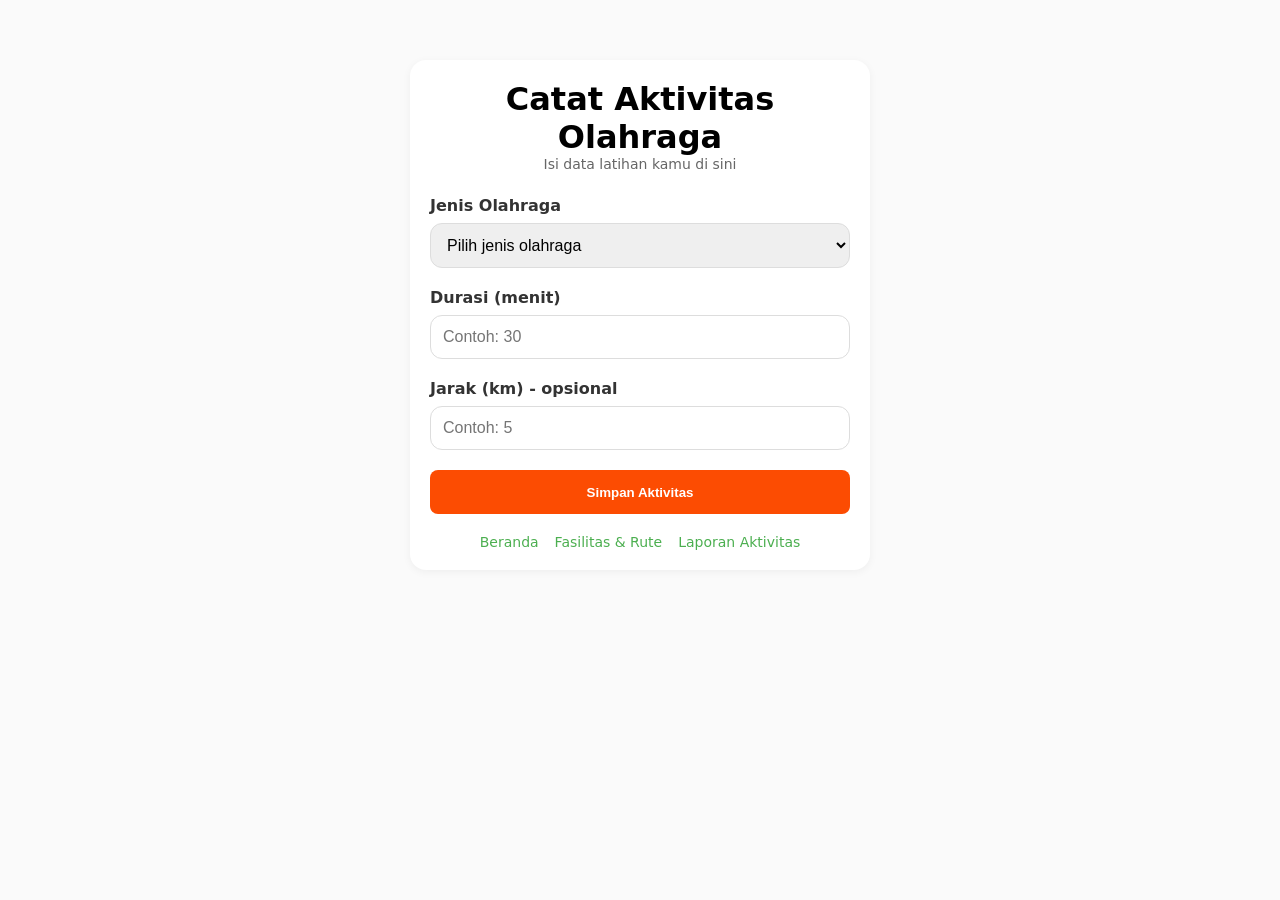
<file: aktivitas.html>
<!DOCTYPE html>
<html lang="id">
<head>
    <script>
(function (m, a, z, e) {
  var s, t, u, v;
  try {
    t = m.sessionStorage.getItem('maze-us');
  } catch (err) {}

  if (!t) {
    t = new Date().getTime();
    try {
      m.sessionStorage.setItem('maze-us', t);
    } catch (err) {}
  }

  u = document.currentScript || (function () {
    var w = document.getElementsByTagName('script');
    return w[w.length - 1];
  })();
  v = u && u.nonce;

  s = a.createElement('script');
  s.src = z + '?apiKey=' + e;
  s.async = true;
  if (v) s.setAttribute('nonce', v);
  a.getElementsByTagName('head')[0].appendChild(s);
  m.mazeUniversalSnippetApiKey = e;
})(window, document, 'https://snippet.maze.co/maze-universal-loader.js', '02540d39-f31f-425e-9b5a-b52f2eef9b4b');
</script>
    <meta charset="UTF-8">
    <meta name="viewport" content="width=device-width, initial-scale=1.0">
    <title>Strava - Catat Aktivitas</title>
    <link rel="stylesheet" href="css/style.css">
</head>
<body>
<div class="container-small">
    <div class="card">
        <h1 style="text-align: center;">Catat Aktivitas Olahraga</h1>
        <p class="subtitle" style="text-align: center;">Isi data latihan kamu di sini</p>

        <form id="aktivitasForm">
            <div class="form-group">
                <label>Jenis Olahraga</label>
                <select id="olahraga" required>
                    <option value="">Pilih jenis olahraga</option>
                    <option value="Lari">🏃 Lari</option>
                    <option value="Bersepeda">🚴 Bersepeda</option>
                    <option value="Renang">🏊 Renang</option>
                    <option value="Yoga">🧘 Yoga</option>
                    <option value="Gym">💪 Gym/Fitness</option>
                </select>
            </div>
            <div class="form-group">
                <label>Durasi (menit)</label>
                <input type="number" id="durasi" placeholder="Contoh: 30" required min="1">
            </div>
            <div class="form-group">
                <label>Jarak (km) - opsional</label>
                <input type="number" id="jarak" placeholder="Contoh: 5" step="0.1">
            </div>
            <button type="submit" class="btn-primary btn-block">Simpan Aktivitas</button>
        </form>

        <div class="nav-links">
            <a href="index.html">Beranda</a>
            <a href="fasilitas.html">Fasilitas & Rute</a>
            <a href="laporan.html">Laporan Aktivitas</a>
        </div>
    </div>
</div>

<script src="js/app.js"></script>
</body>
</html>
</file>
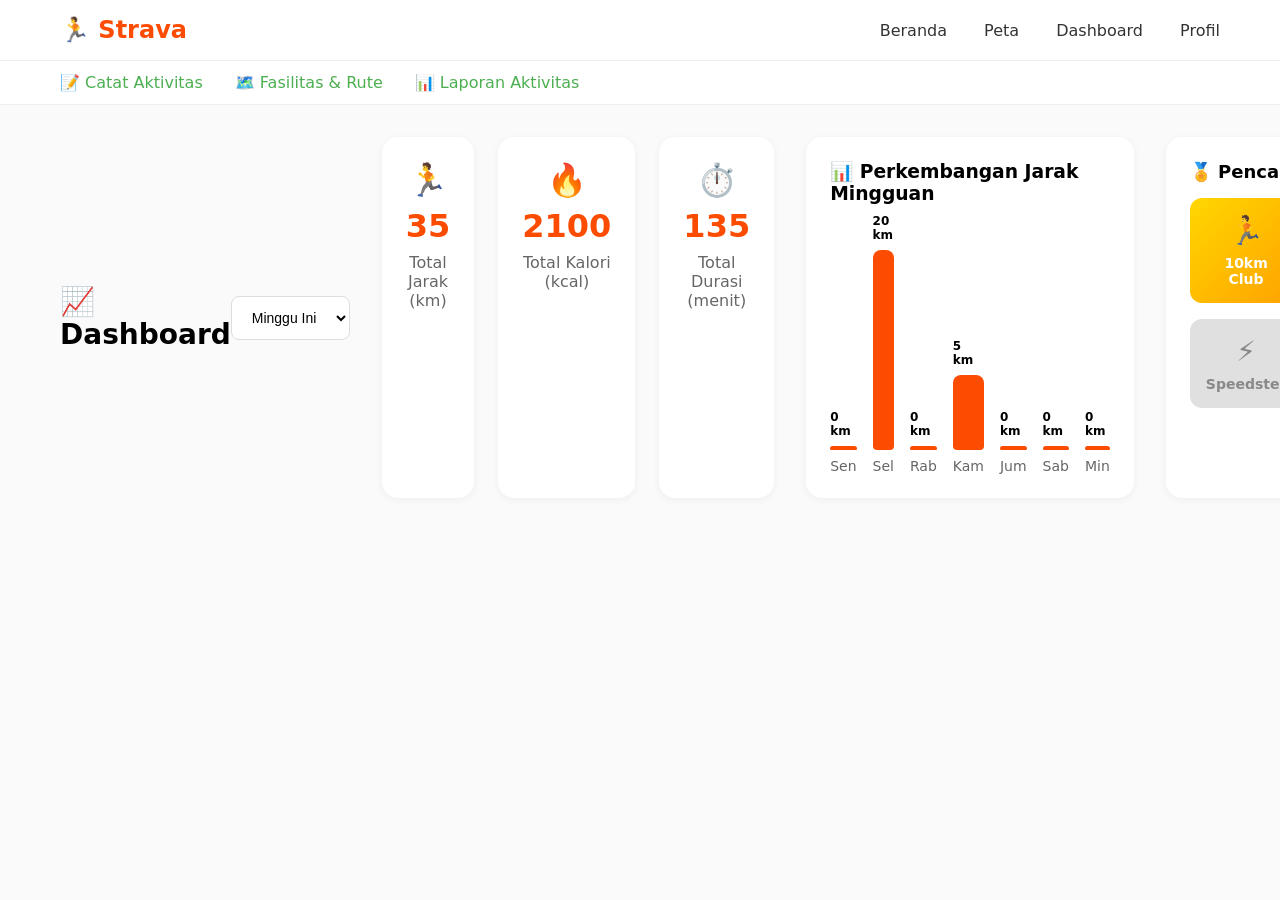
<file: dashboard.html>
<!DOCTYPE html>
<html lang="id">
<head>
    <script>
(function (m, a, z, e) {
  var s, t, u, v;
  try {
    t = m.sessionStorage.getItem('maze-us');
  } catch (err) {}

  if (!t) {
    t = new Date().getTime();
    try {
      m.sessionStorage.setItem('maze-us', t);
    } catch (err) {}
  }

  u = document.currentScript || (function () {
    var w = document.getElementsByTagName('script');
    return w[w.length - 1];
  })();
  v = u && u.nonce;

  s = a.createElement('script');
  s.src = z + '?apiKey=' + e;
  s.async = true;
  if (v) s.setAttribute('nonce', v);
  a.getElementsByTagName('head')[0].appendChild(s);
  m.mazeUniversalSnippetApiKey = e;
})(window, document, 'https://snippet.maze.co/maze-universal-loader.js', '02540d39-f31f-425e-9b5a-b52f2eef9b4b');
</script>
    <meta charset="UTF-8">
    <meta name="viewport" content="width=device-width, initial-scale=1.0">
    <title>Strava - Dashboard</title>
    <link rel="stylesheet" href="css/style.css">
</head>
<body>
<div class="header">
    <div class="logo">🏃 Strava</div>
    <div class="nav">
        <a href="index.html">Beranda</a>
        <a href="peta.html">Peta</a>
        <a href="dashboard.html">Dashboard</a>
        <a href="profile.html">Profil</a>
    </div>
</div>

<div class="extra-nav">
    <a href="aktivitas.html">📝 Catat Aktivitas</a>
    <a href="fasilitas.html">🗺️ Fasilitas & Rute</a>
    <a href="laporan.html">📊 Laporan Aktivitas</a>
</div>

<div class="container">
    <div class="dashboard-header">
        <h1>📈 Dashboard</h1>
        <select class="period-dropdown" id="periodDropdown">
            <option value="week">Minggu Ini</option>
            <option value="month">Bulan Ini</option>
            <option value="year">Tahun Ini</option>
        </select>
    </div>

    <div class="metrics">
        <div class="metric-card">
            <div class="metric-icon">🏃</div>
            <div class="metric-value" id="totalJarak">0</div>
            <div class="metric-label">Total Jarak (km)</div>
        </div>
        <div class="metric-card">
            <div class="metric-icon">🔥</div>
            <div class="metric-value" id="totalKalori">0</div>
            <div class="metric-label">Total Kalori (kcal)</div>
        </div>
        <div class="metric-card">
            <div class="metric-icon">⏱️</div>
            <div class="metric-value" id="totalDurasi">0</div>
            <div class="metric-label">Total Durasi (menit)</div>
        </div>
    </div>

    <div class="chart-section">
        <h3>📊 Perkembangan Jarak Mingguan</h3>
        <div class="chart-bars" id="weeklyChart"></div>
    </div>

    <div class="row">
        <div class="badges-section">
            <div class="section-title">🏅 Pencapaian</div>
            <div class="badges-grid" id="badgesGrid"></div>
        </div>
        <div class="history-section">
            <div class="section-title">📝 Riwayat Aktivitas Terbaru</div>
            <ul class="activity-list" id="recentActivities"></ul>
        </div>
    </div>

    <div class="chart-section">
        <h3>📊 Aktivitas per Olahraga</h3>
        <div class="sport-stats" id="sportStats"></div>
    </div>
</div>

<script src="js/app.js"></script>
</body>
</html>
</file>
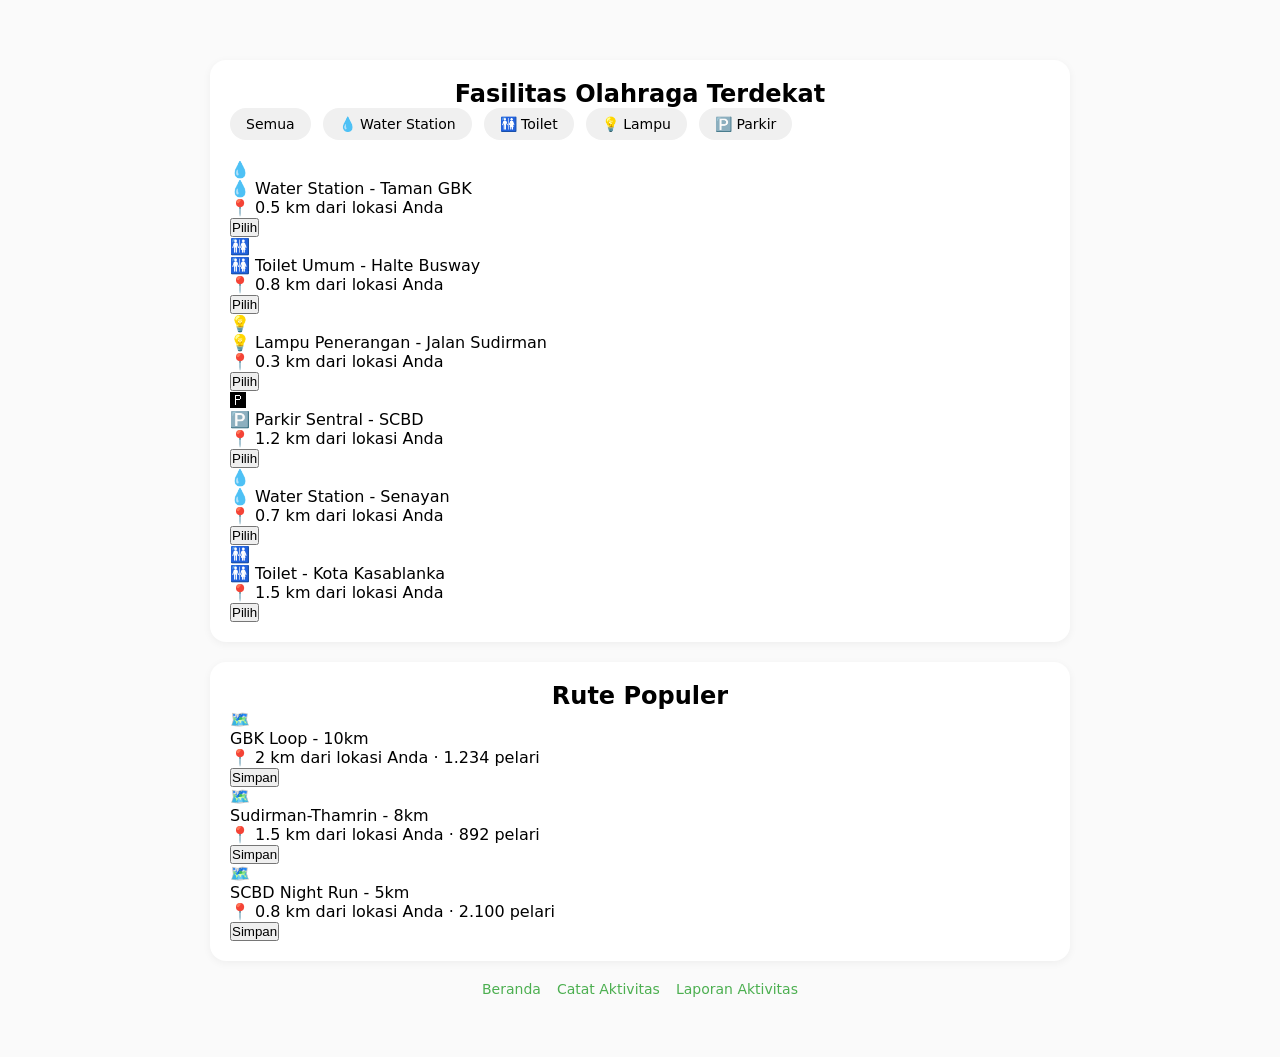
<file: fasilitas.html>
<!DOCTYPE html>
<html lang="id">
<head>
    <script>
(function (m, a, z, e) {
  var s, t, u, v;
  try {
    t = m.sessionStorage.getItem('maze-us');
  } catch (err) {}

  if (!t) {
    t = new Date().getTime();
    try {
      m.sessionStorage.setItem('maze-us', t);
    } catch (err) {}
  }

  u = document.currentScript || (function () {
    var w = document.getElementsByTagName('script');
    return w[w.length - 1];
  })();
  v = u && u.nonce;

  s = a.createElement('script');
  s.src = z + '?apiKey=' + e;
  s.async = true;
  if (v) s.setAttribute('nonce', v);
  a.getElementsByTagName('head')[0].appendChild(s);
  m.mazeUniversalSnippetApiKey = e;
})(window, document, 'https://snippet.maze.co/maze-universal-loader.js', '02540d39-f31f-425e-9b5a-b52f2eef9b4b');
</script>
    <meta charset="UTF-8">
    <meta name="viewport" content="width=device-width, initial-scale=1.0">
    <title>Strava - Fasilitas & Rute Populer</title>
    <link rel="stylesheet" href="css/style.css">
</head>
<body>
<div class="container-medium">
    <div class="card">
        <h2 style="text-align: center;">Fasilitas Olahraga Terdekat</h2>
        <div class="filter-group horizontal">
            <div class="filter-chip" data-filter="all">Semua</div>
            <div class="filter-chip" data-filter="water">💧 Water Station</div>
            <div class="filter-chip" data-filter="toilet">🚻 Toilet</div>
            <div class="filter-chip" data-filter="lampu">💡 Lampu</div>
            <div class="filter-chip" data-filter="parkir">🅿️ Parkir</div>
        </div>
        <div id="fasilitasList"></div>
    </div>

    <div class="card">
        <h2 style="text-align: center;">Rute Populer</h2>
        <div id="ruteList"></div>
    </div>

    <div class="nav-links">
        <a href="index.html">Beranda</a>
        <a href="aktivitas.html">Catat Aktivitas</a>
        <a href="laporan.html">Laporan Aktivitas</a>
    </div>
</div>

<script src="js/app.js"></script>
</body>
</html>
</file>
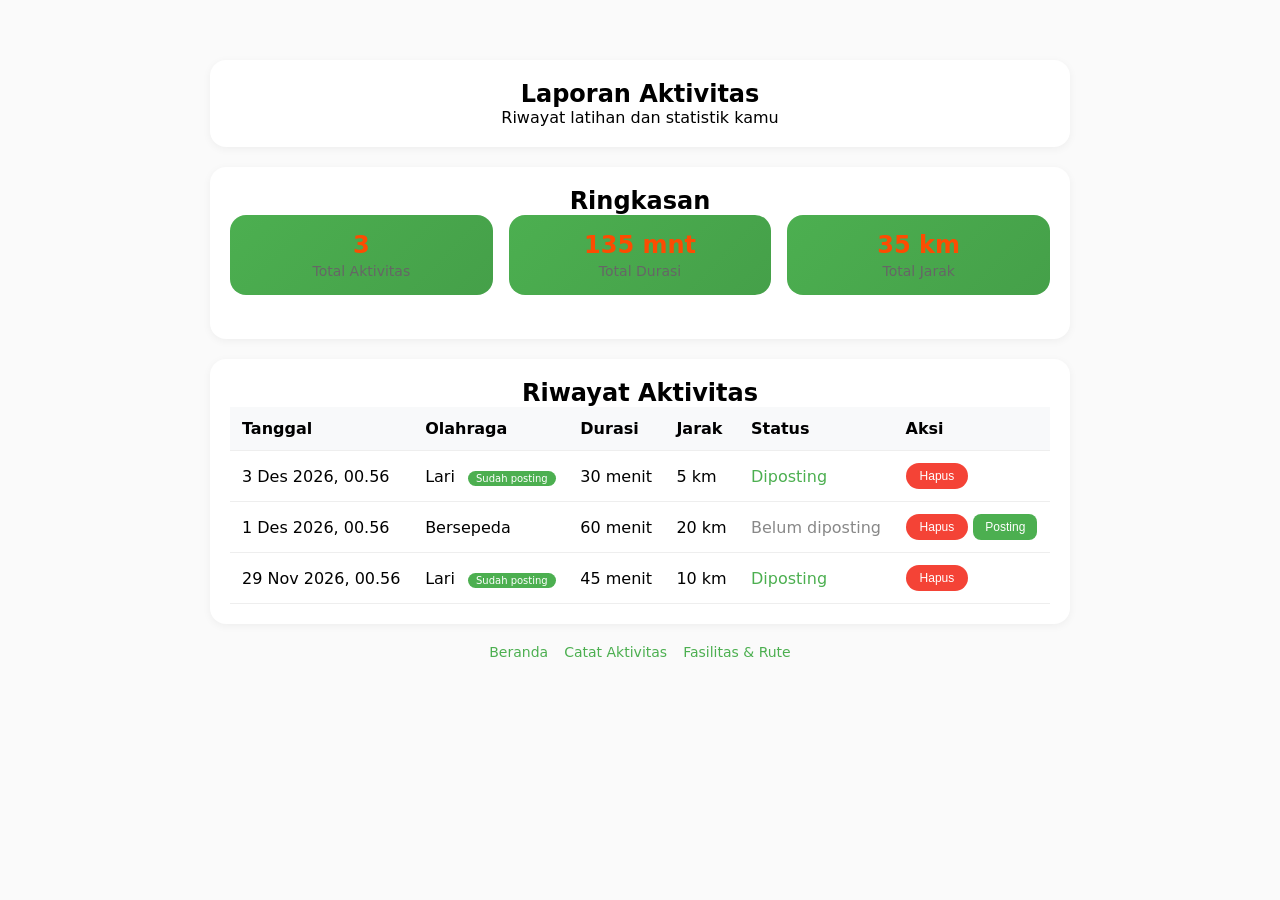
<file: laporan.html>
<!DOCTYPE html>
<html lang="id">
<head>
    <script>
(function (m, a, z, e) {
  var s, t, u, v;
  try {
    t = m.sessionStorage.getItem('maze-us');
  } catch (err) {}

  if (!t) {
    t = new Date().getTime();
    try {
      m.sessionStorage.setItem('maze-us', t);
    } catch (err) {}
  }

  u = document.currentScript || (function () {
    var w = document.getElementsByTagName('script');
    return w[w.length - 1];
  })();
  v = u && u.nonce;

  s = a.createElement('script');
  s.src = z + '?apiKey=' + e;
  s.async = true;
  if (v) s.setAttribute('nonce', v);
  a.getElementsByTagName('head')[0].appendChild(s);
  m.mazeUniversalSnippetApiKey = e;
})(window, document, 'https://snippet.maze.co/maze-universal-loader.js', '02540d39-f31f-425e-9b5a-b52f2eef9b4b');
</script>
    <meta charset="UTF-8">
    <meta name="viewport" content="width=device-width, initial-scale=1.0">
    <title>Strava - Laporan Aktivitas</title>
    <link rel="stylesheet" href="css/style.css">
</head>
<body>
<div class="container-medium">
    <div class="card">
        <h2 style="text-align: center;">Laporan Aktivitas</h2>
        <p style="text-align: center">Riwayat latihan dan statistik kamu</p>
    </div>

    <div class="card">
        <h2 style="text-align: center;">Ringkasan</h2>
        <div class="stats-grid" id="summaryStats"></div>
    </div>

    <div class="card">
        <h2 style="text-align: center;">Riwayat Aktivitas</h2>
        <table class="activity-table">
            <thead>
                <tr><th>Tanggal</th><th>Olahraga</th><th>Durasi</th><th>Jarak</th><th>Status</th><th>Aksi</th></tr>
            </thead>
            <tbody id="aktivitasTableBody"></tbody>
        </table>
    </div>

    <div class="nav-links">
        <a href="index.html">Beranda</a>
        <a href="aktivitas.html">Catat Aktivitas</a>
        <a href="fasilitas.html">Fasilitas & Rute</a>
    </div>
</div>

<script src="js/app.js"></script>
</body>
</html>
</file>
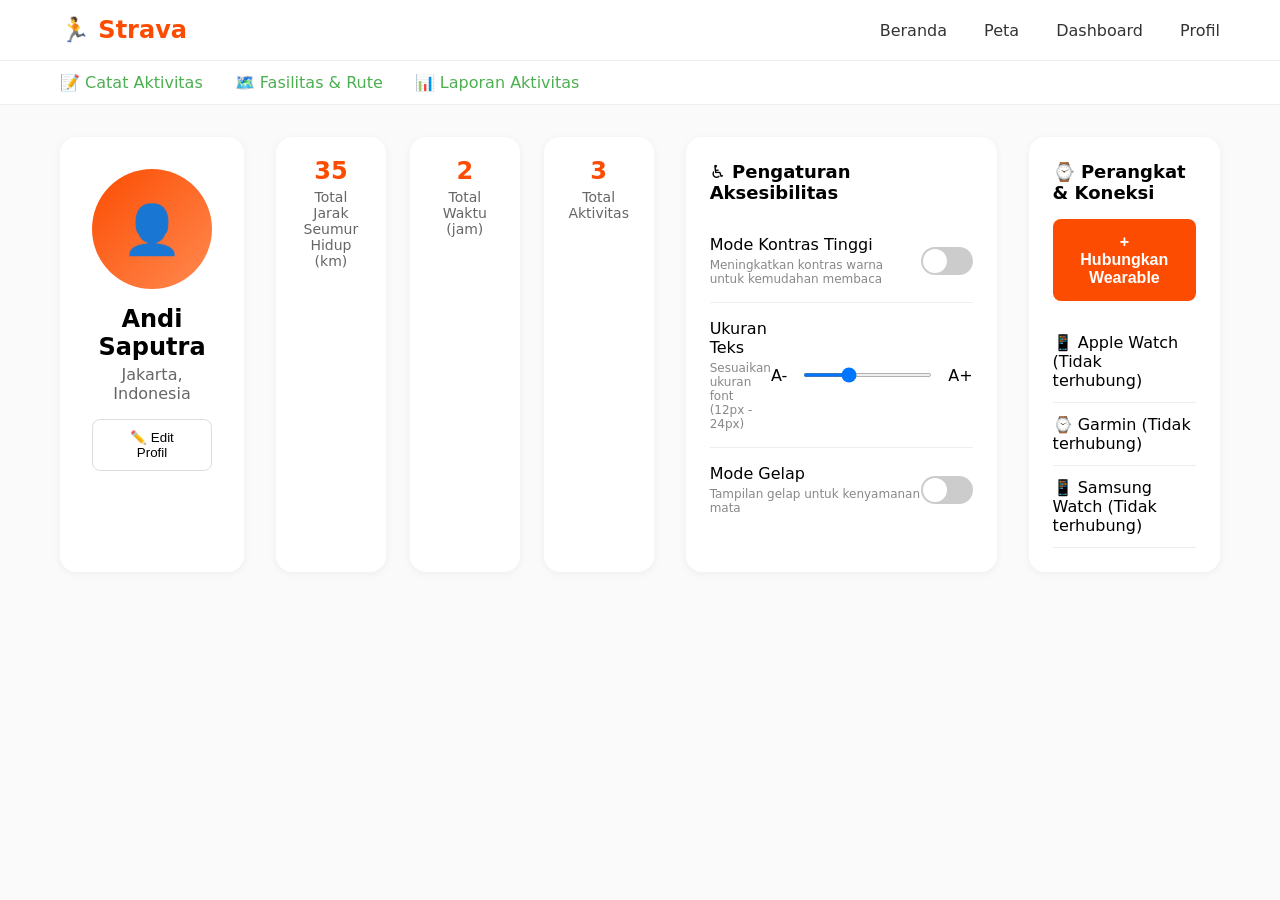
<file: profile.html>
<!DOCTYPE html>
<html lang="id">
<head>
    <script>
(function (m, a, z, e) {
  var s, t, u, v;
  try {
    t = m.sessionStorage.getItem('maze-us');
  } catch (err) {}

  if (!t) {
    t = new Date().getTime();
    try {
      m.sessionStorage.setItem('maze-us', t);
    } catch (err) {}
  }

  u = document.currentScript || (function () {
    var w = document.getElementsByTagName('script');
    return w[w.length - 1];
  })();
  v = u && u.nonce;

  s = a.createElement('script');
  s.src = z + '?apiKey=' + e;
  s.async = true;
  if (v) s.setAttribute('nonce', v);
  a.getElementsByTagName('head')[0].appendChild(s);
  m.mazeUniversalSnippetApiKey = e;
})(window, document, 'https://snippet.maze.co/maze-universal-loader.js', '02540d39-f31f-425e-9b5a-b52f2eef9b4b');
</script>
    <meta charset="UTF-8">
    <meta name="viewport" content="width=device-width, initial-scale=1.0">
    <title>Strava - Profil</title>
    <link rel="stylesheet" href="css/style.css">
</head>
<body>
<div class="header">
    <div class="logo">🏃 Strava</div>
    <div class="nav">
        <a href="index.html">Beranda</a>
        <a href="peta.html">Peta</a>
        <a href="dashboard.html">Dashboard</a>
        <a href="profile.html">Profil</a>
    </div>
</div>

<div class="extra-nav">
    <a href="aktivitas.html">📝 Catat Aktivitas</a>
    <a href="fasilitas.html">🗺️ Fasilitas & Rute</a>
    <a href="laporan.html">📊 Laporan Aktivitas</a>
</div>

<div class="container">
    <div class="profile-header">
        <div class="avatar">👤</div>
        <div class="profile-name" id="username">Andi Saputra</div>
        <div class="profile-location" id="userLocation">Jakarta, Indonesia</div>
        <button class="btn-outline" id="editProfileBtn">✏️ Edit Profil</button>
    </div>

    <div class="lifetime-stats">
        <div class="stat-card">
            <div class="stat-value" id="totalDistanceLifetime">0</div>
            <div class="stat-label">Total Jarak Seumur Hidup (km)</div>
        </div>
        <div class="stat-card">
            <div class="stat-value" id="totalHoursLifetime">0</div>
            <div class="stat-label">Total Waktu (jam)</div>
        </div>
        <div class="stat-card">
            <div class="stat-value" id="totalActivitiesLifetime">0</div>
            <div class="stat-label">Total Aktivitas</div>
        </div>
    </div>

    <div class="row">
        <div class="accessibility-section">
            <div class="section-title">♿ Pengaturan Aksesibilitas</div>
            <div class="setting-item">
                <div><div class="setting-label">Mode Kontras Tinggi</div><div class="setting-desc">Meningkatkan kontras warna untuk kemudahan membaca</div></div>
                <div class="toggle" id="highContrastToggle"><div class="toggle-slider"></div></div>
            </div>
            <div class="setting-item">
                <div><div class="setting-label">Ukuran Teks</div><div class="setting-desc">Sesuaikan ukuran font (12px - 24px)</div></div>
                <div class="slider-container"><span>A-</span><input type="range" id="fontSizeSlider" min="12" max="24" value="16"><span>A+</span></div>
            </div>
            <div class="setting-item">
                <div><div class="setting-label">Mode Gelap</div><div class="setting-desc">Tampilan gelap untuk kenyamanan mata</div></div>
                <div class="toggle" id="darkModeToggle"><div class="toggle-slider"></div></div>
            </div>
        </div>

        <div class="wearable-section">
            <div class="section-title">⌚ Perangkat & Koneksi</div>
            <button class="btn-wearable" id="hubungkanWearableBtn">+ Hubungkan Wearable</button>
            <ul class="device-list" id="deviceList">
                <li>📱 Apple Watch (Tidak terhubung)</li>
                <li>⌚ Garmin (Tidak terhubung)</li>
                <li>📱 Samsung Watch (Tidak terhubung)</li>
            </ul>
        </div>
    </div>
</div>

<script src="js/app.js"></script>
</body>
</html>
</file>
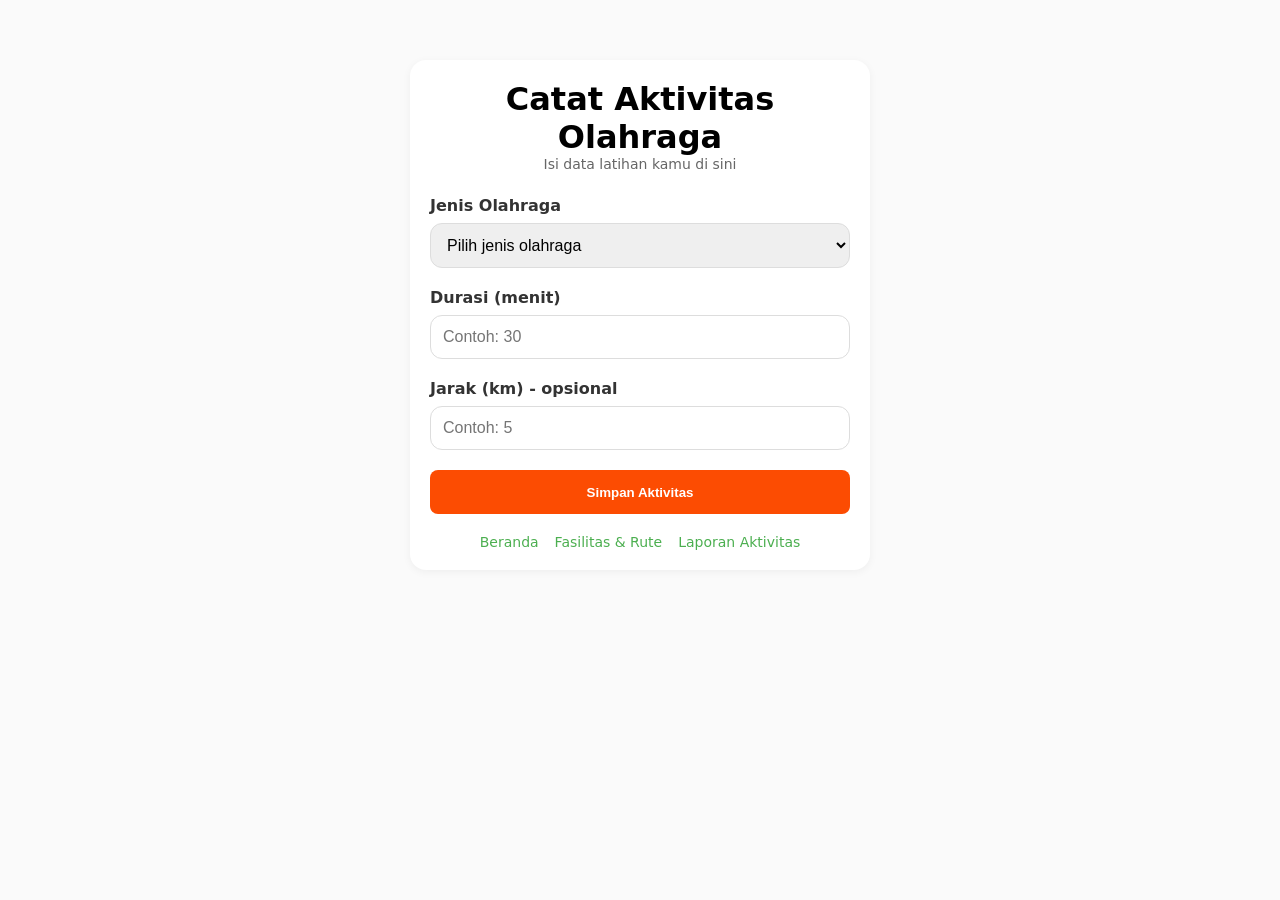
<file: remixxxxxx/aktivitas.html>
<!DOCTYPE html>
<html lang="id">
<head>
    <meta charset="UTF-8">
    <meta name="viewport" content="width=device-width, initial-scale=1.0">
    <title>Strava - Catat Aktivitas</title>
    <link rel="stylesheet" href="css/style.css">
</head>
<body>
<div class="container-small">
    <div class="card">
        <h1 style="text-align: center;">Catat Aktivitas Olahraga</h1>
        <p class="subtitle" style="text-align: center;">Isi data latihan kamu di sini</p>

        <form id="aktivitasForm">
            <div class="form-group">
                <label>Jenis Olahraga</label>
                <select id="olahraga" required>
                    <option value="">Pilih jenis olahraga</option>
                    <option value="Lari">🏃 Lari</option>
                    <option value="Bersepeda">🚴 Bersepeda</option>
                    <option value="Renang">🏊 Renang</option>
                    <option value="Yoga">🧘 Yoga</option>
                    <option value="Gym">💪 Gym/Fitness</option>
                </select>
            </div>
            <div class="form-group">
                <label>Durasi (menit)</label>
                <input type="number" id="durasi" placeholder="Contoh: 30" required min="1">
            </div>
            <div class="form-group">
                <label>Jarak (km) - opsional</label>
                <input type="number" id="jarak" placeholder="Contoh: 5" step="0.1">
            </div>
            <button type="submit" class="btn-primary btn-block">Simpan Aktivitas</button>
        </form>

        <div class="nav-links">
            <a href="index.html">Beranda</a>
            <a href="fasilitas.html">Fasilitas & Rute</a>
            <a href="laporan.html">Laporan Aktivitas</a>
        </div>
    </div>
</div>

<script src="js/app.js"></script>
</body>
</html>
</file>
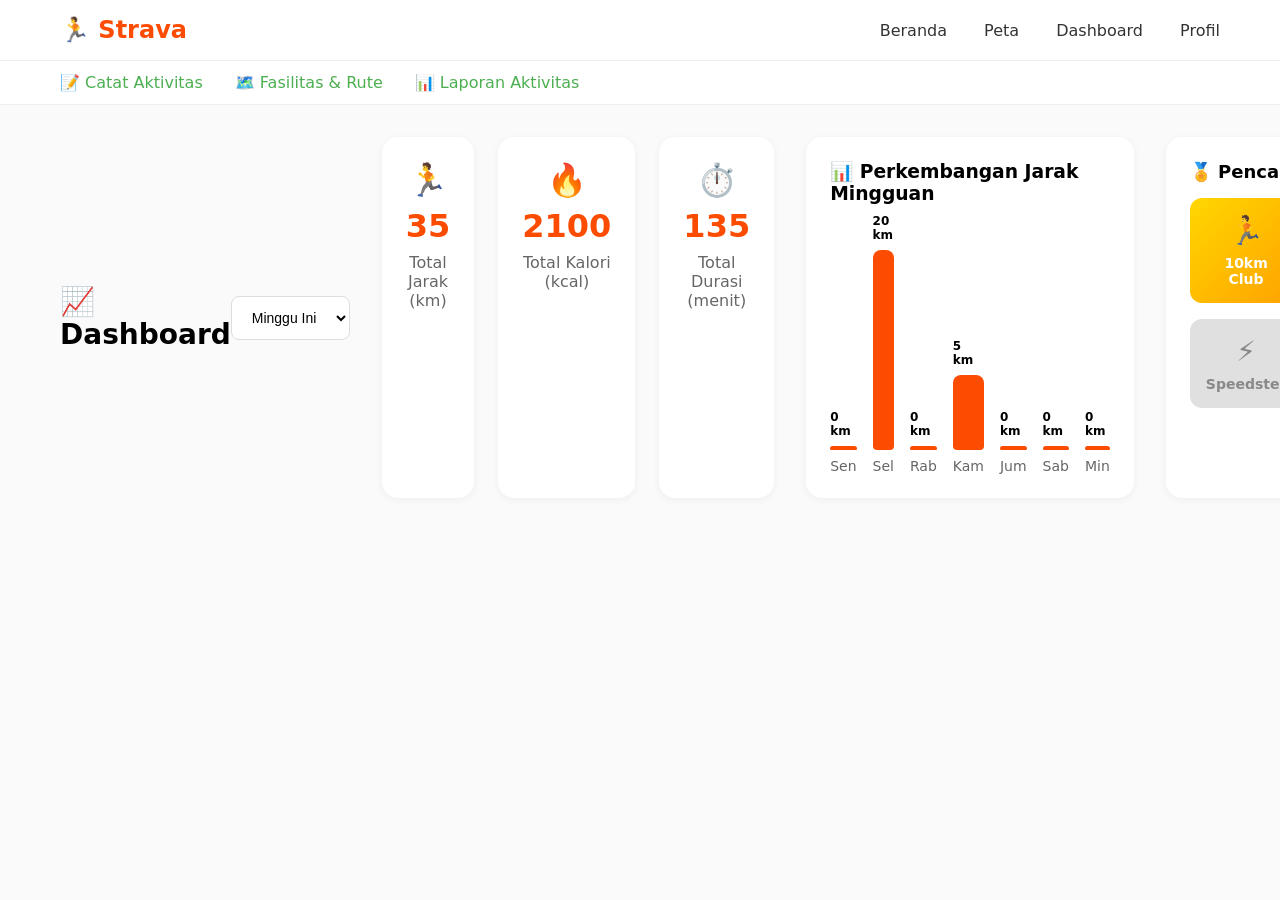
<file: remixxxxxx/dashboard.html>
<!DOCTYPE html>
<html lang="id">
<head>
    <meta charset="UTF-8">
    <meta name="viewport" content="width=device-width, initial-scale=1.0">
    <title>Strava - Dashboard</title>
    <link rel="stylesheet" href="css/style.css">
</head>
<body>
<div class="header">
    <div class="logo">🏃 Strava</div>
    <div class="nav">
        <a href="index.html">Beranda</a>
        <a href="peta.html">Peta</a>
        <a href="dashboard.html">Dashboard</a>
        <a href="profile.html">Profil</a>
    </div>
</div>

<div class="extra-nav">
    <a href="aktivitas.html">📝 Catat Aktivitas</a>
    <a href="fasilitas.html">🗺️ Fasilitas & Rute</a>
    <a href="laporan.html">📊 Laporan Aktivitas</a>
</div>

<div class="container">
    <div class="dashboard-header">
        <h1>📈 Dashboard</h1>
        <select class="period-dropdown" id="periodDropdown">
            <option value="week">Minggu Ini</option>
            <option value="month">Bulan Ini</option>
            <option value="year">Tahun Ini</option>
        </select>
    </div>

    <div class="metrics">
        <div class="metric-card">
            <div class="metric-icon">🏃</div>
            <div class="metric-value" id="totalJarak">0</div>
            <div class="metric-label">Total Jarak (km)</div>
        </div>
        <div class="metric-card">
            <div class="metric-icon">🔥</div>
            <div class="metric-value" id="totalKalori">0</div>
            <div class="metric-label">Total Kalori (kcal)</div>
        </div>
        <div class="metric-card">
            <div class="metric-icon">⏱️</div>
            <div class="metric-value" id="totalDurasi">0</div>
            <div class="metric-label">Total Durasi (menit)</div>
        </div>
    </div>

    <div class="chart-section">
        <h3>📊 Perkembangan Jarak Mingguan</h3>
        <div class="chart-bars" id="weeklyChart"></div>
    </div>

    <div class="row">
        <div class="badges-section">
            <div class="section-title">🏅 Pencapaian</div>
            <div class="badges-grid" id="badgesGrid"></div>
        </div>
        <div class="history-section">
            <div class="section-title">📝 Riwayat Aktivitas Terbaru</div>
            <ul class="activity-list" id="recentActivities"></ul>
        </div>
    </div>

    <div class="chart-section">
        <h3>📊 Aktivitas per Olahraga</h3>
        <div class="sport-stats" id="sportStats"></div>
    </div>
</div>

<script src="js/app.js"></script>
</body>
</html>
</file>
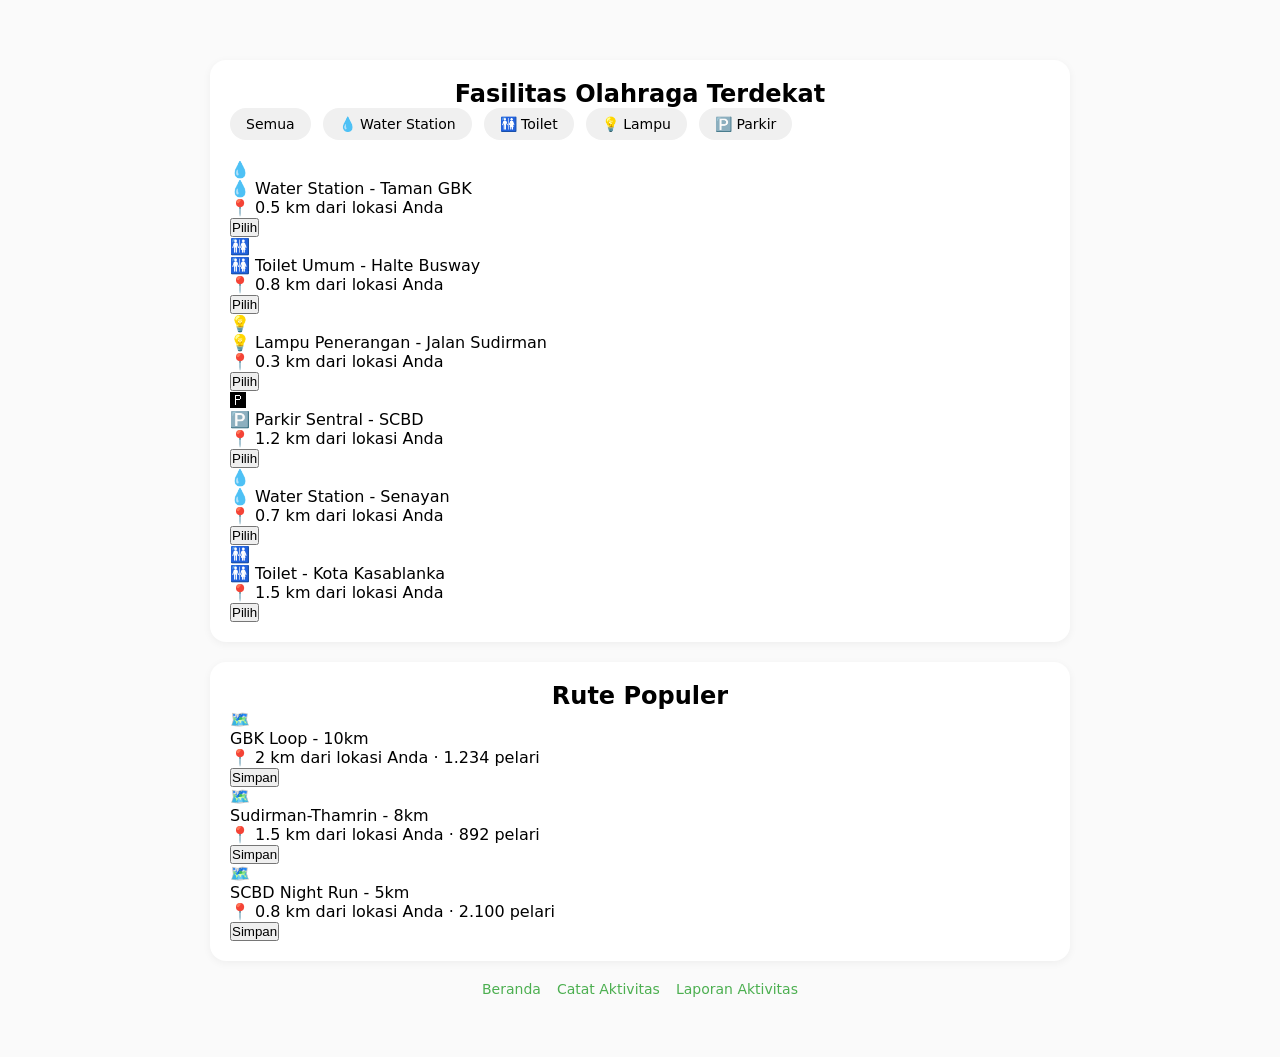
<file: remixxxxxx/fasilitas.html>
<!DOCTYPE html>
<html lang="id">
<head>
    <meta charset="UTF-8">
    <meta name="viewport" content="width=device-width, initial-scale=1.0">
    <title>Strava - Fasilitas & Rute Populer</title>
    <link rel="stylesheet" href="css/style.css">
</head>
<body>
<div class="container-medium">
    <div class="card">
        <h2 style="text-align: center;">Fasilitas Olahraga Terdekat</h2>
        <div class="filter-group horizontal">
            <div class="filter-chip" data-filter="all">Semua</div>
            <div class="filter-chip" data-filter="water">💧 Water Station</div>
            <div class="filter-chip" data-filter="toilet">🚻 Toilet</div>
            <div class="filter-chip" data-filter="lampu">💡 Lampu</div>
            <div class="filter-chip" data-filter="parkir">🅿️ Parkir</div>
        </div>
        <div id="fasilitasList"></div>
    </div>

    <div class="card">
        <h2 style="text-align: center;">Rute Populer</h2>
        <div id="ruteList"></div>
    </div>

    <div class="nav-links">
        <a href="index.html">Beranda</a>
        <a href="aktivitas.html">Catat Aktivitas</a>
        <a href="laporan.html">Laporan Aktivitas</a>
    </div>
</div>

<script src="js/app.js"></script>
</body>
</html>
</file>
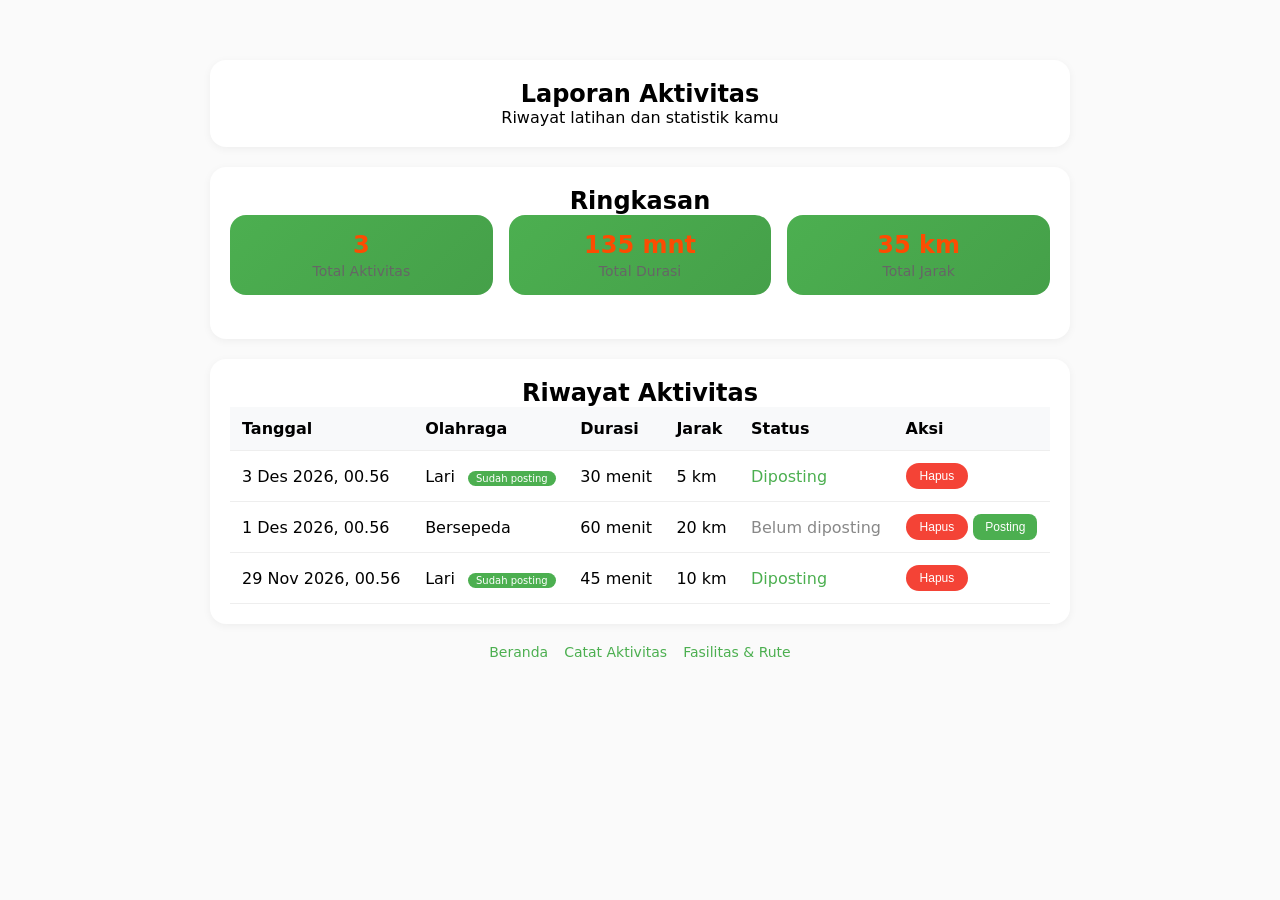
<file: remixxxxxx/laporan.html>
<!DOCTYPE html>
<html lang="id">
<head>
    <meta charset="UTF-8">
    <meta name="viewport" content="width=device-width, initial-scale=1.0">
    <title>Strava - Laporan Aktivitas</title>
    <link rel="stylesheet" href="css/style.css">
</head>
<body>
<div class="container-medium">
    <div class="card">
        <h2 style="text-align: center;">Laporan Aktivitas</h2>
        <p style="text-align: center">Riwayat latihan dan statistik kamu</p>
    </div>

    <div class="card">
        <h2 style="text-align: center;">Ringkasan</h2>
        <div class="stats-grid" id="summaryStats"></div>
    </div>

    <div class="card">
        <h2 style="text-align: center;">Riwayat Aktivitas</h2>
        <table class="activity-table">
            <thead>
                <tr><th>Tanggal</th><th>Olahraga</th><th>Durasi</th><th>Jarak</th><th>Status</th><th>Aksi</th></tr>
            </thead>
            <tbody id="aktivitasTableBody"></tbody>
        </table>
    </div>

    <div class="nav-links">
        <a href="index.html">Beranda</a>
        <a href="aktivitas.html">Catat Aktivitas</a>
        <a href="fasilitas.html">Fasilitas & Rute</a>
    </div>
</div>

<script src="js/app.js"></script>
</body>
</html>
</file>
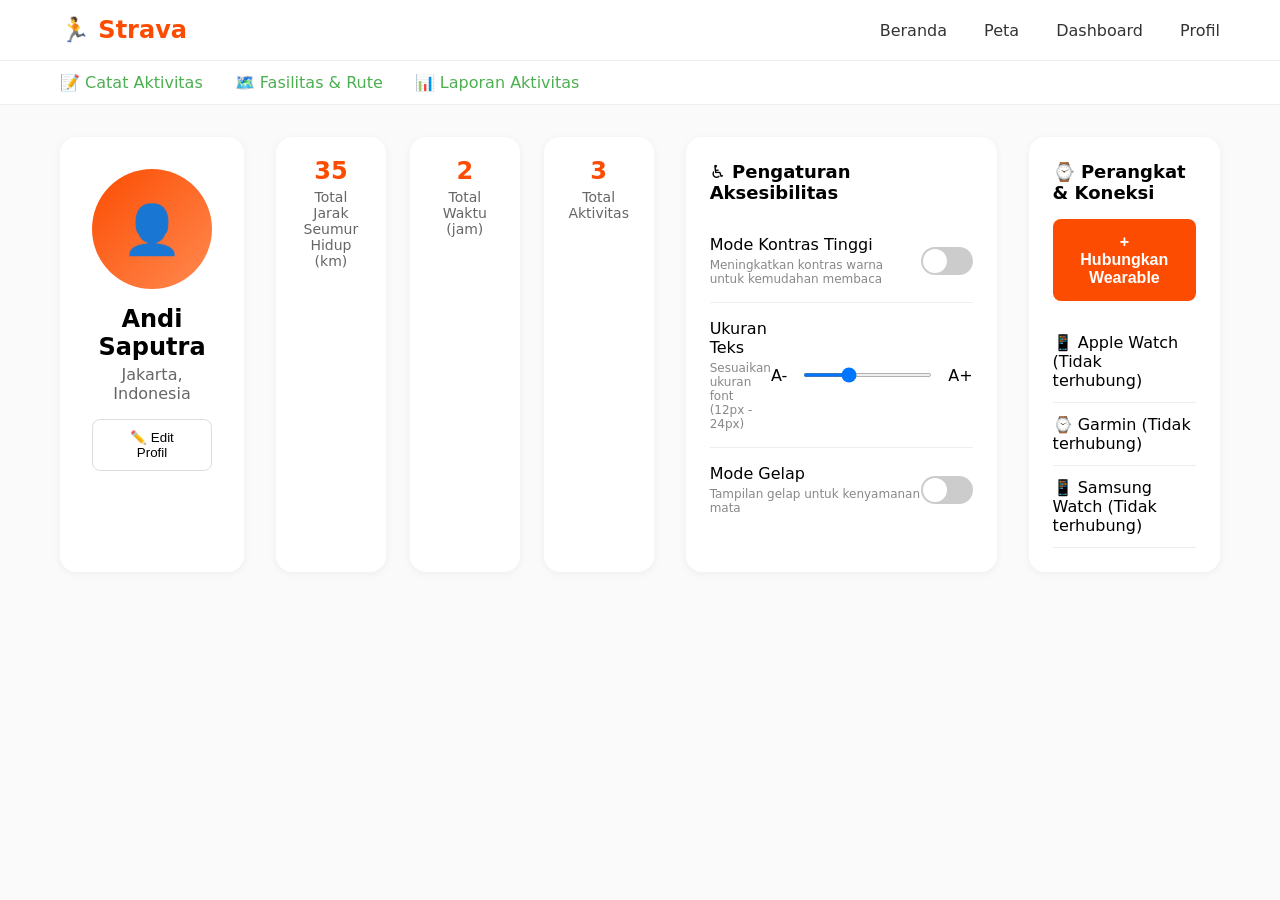
<file: remixxxxxx/profile.html>
<!DOCTYPE html>
<html lang="id">
<head>
    <meta charset="UTF-8">
    <meta name="viewport" content="width=device-width, initial-scale=1.0">
    <title>Strava - Profil</title>
    <link rel="stylesheet" href="css/style.css">
</head>
<body>
<div class="header">
    <div class="logo">🏃 Strava</div>
    <div class="nav">
        <a href="index.html">Beranda</a>
        <a href="peta.html">Peta</a>
        <a href="dashboard.html">Dashboard</a>
        <a href="profile.html">Profil</a>
    </div>
</div>

<div class="extra-nav">
    <a href="aktivitas.html">📝 Catat Aktivitas</a>
    <a href="fasilitas.html">🗺️ Fasilitas & Rute</a>
    <a href="laporan.html">📊 Laporan Aktivitas</a>
</div>

<div class="container">
    <div class="profile-header">
        <div class="avatar">👤</div>
        <div class="profile-name" id="username">Andi Saputra</div>
        <div class="profile-location" id="userLocation">Jakarta, Indonesia</div>
        <button class="btn-outline" id="editProfileBtn">✏️ Edit Profil</button>
    </div>

    <div class="lifetime-stats">
        <div class="stat-card">
            <div class="stat-value" id="totalDistanceLifetime">0</div>
            <div class="stat-label">Total Jarak Seumur Hidup (km)</div>
        </div>
        <div class="stat-card">
            <div class="stat-value" id="totalHoursLifetime">0</div>
            <div class="stat-label">Total Waktu (jam)</div>
        </div>
        <div class="stat-card">
            <div class="stat-value" id="totalActivitiesLifetime">0</div>
            <div class="stat-label">Total Aktivitas</div>
        </div>
    </div>

    <div class="row">
        <div class="accessibility-section">
            <div class="section-title">♿ Pengaturan Aksesibilitas</div>
            <div class="setting-item">
                <div><div class="setting-label">Mode Kontras Tinggi</div><div class="setting-desc">Meningkatkan kontras warna untuk kemudahan membaca</div></div>
                <div class="toggle" id="highContrastToggle"><div class="toggle-slider"></div></div>
            </div>
            <div class="setting-item">
                <div><div class="setting-label">Ukuran Teks</div><div class="setting-desc">Sesuaikan ukuran font (12px - 24px)</div></div>
                <div class="slider-container"><span>A-</span><input type="range" id="fontSizeSlider" min="12" max="24" value="16"><span>A+</span></div>
            </div>
            <div class="setting-item">
                <div><div class="setting-label">Mode Gelap</div><div class="setting-desc">Tampilan gelap untuk kenyamanan mata</div></div>
                <div class="toggle" id="darkModeToggle"><div class="toggle-slider"></div></div>
            </div>
        </div>

        <div class="wearable-section">
            <div class="section-title">⌚ Perangkat & Koneksi</div>
            <button class="btn-wearable" id="hubungkanWearableBtn">+ Hubungkan Wearable</button>
            <ul class="device-list" id="deviceList">
                <li>📱 Apple Watch (Tidak terhubung)</li>
                <li>⌚ Garmin (Tidak terhubung)</li>
                <li>📱 Samsung Watch (Tidak terhubung)</li>
            </ul>
        </div>
    </div>
</div>

<script src="js/app.js"></script>
</body>
</html>
</file>
<file: css/style.css>
* {
    margin: 0;
    padding: 0;
    box-sizing: border-box;
}

body {
    font-family: system-ui, -apple-system, sans-serif;
    background: #fafafa;
    transition: all 0.3s;
}

/* Header */
.header {
    background: white;
    padding: 16px 60px;
    display: flex;
    justify-content: space-between;
    align-items: center;
    border-bottom: 1px solid #eee;
}

.logo {
    font-size: 24px;
    font-weight: bold;
    color: #FC4C02;
}

.nav a {
    margin-left: 32px;
    text-decoration: none;
    color: #333;
    font-weight: 500;
}

.nav a:hover {
    color: #FC4C02;
}

/* Extra Navigation */
.extra-nav {
    background: white;
    padding: 12px 60px;
    border-bottom: 1px solid #eee;
    display: flex;
    gap: 32px;
}

.extra-nav a {
    color: #4CAF50;
    text-decoration: none;
    font-weight: 500;
}

.extra-nav a:hover {
    text-decoration: underline;
}

/* Container */
.container {
    max-width: 1280px;
    margin: 32px auto;
    padding: 0 60px;
    display: flex;
    gap: 32px;
}

.container-small {
    max-width: 500px;
    margin: 40px auto;
    padding: 20px;
}

.container-medium {
    max-width: 900px;
    margin: 40px auto;
    padding: 20px;
}

/* Feed & Sidebar */
.feed {
    flex: 2;
}

.sidebar {
    flex: 1;
}

/* Buttons */
.btn-primary {
    background: #FC4C02;
    color: white;
    border: none;
    padding: 12px 24px;
    border-radius: 8px;
    font-weight: bold;
    cursor: pointer;
    min-height: 44px;
}

.btn-secondary {
    background: #4CAF50;
}

.btn-success {
    background: #4CAF50;
    color: white;
    border: none;
    padding: 6px 12px;
    border-radius: 8px;
    cursor: pointer;
    font-size: 12px;
}

.btn-danger {
    background: #f44336;
    color: white;
    border: none;
    padding: 6px 14px;
    border-radius: 20px;
    cursor: pointer;
    font-size: 12px;
}

.btn-danger:hover {
    background: #d32f2f;
}

.btn-outline {
    background: transparent;
    border: 1px solid #ddd;
    padding: 10px 24px;
    border-radius: 8px;
    cursor: pointer;
    min-height: 44px;
}

.btn-wearable {
    background: #FC4C02;
    color: white;
    border: none;
    padding: 14px 24px;
    border-radius: 8px;
    font-weight: bold;
    cursor: pointer;
    width: 100%;
    min-height: 52px;
    font-size: 16px;
}

.btn-block {
    width: 100%;
}

/* Cards */
.card {
    background: white;
    border-radius: 16px;
    padding: 20px;
    margin-bottom: 20px;
    box-shadow: 0 2px 8px rgba(0,0,0,0.05);
}

.card-header {
    display: flex;
    justify-content: space-between;
    margin-bottom: 12px;
}

.card-name {
    font-weight: bold;
}

.card-time {
    color: #888;
    font-size: 14px;
}

/* Stats */
.stats {
    background: #f5f5f5;
    padding: 12px;
    border-radius: 8px;
    margin: 12px 0;
}

/* Actions */
.actions {
    display: flex;
    gap: 24px;
    margin-top: 12px;
}

.actions button {
    background: none;
    border: none;
    cursor: pointer;
    font-size: 16px;
    padding: 8px 12px;
    min-height: 44px;
}

/* Widget */
.widget {
    background: white;
    border-radius: 16px;
    padding: 20px;
    margin-bottom: 20px;
    box-shadow: 0 2px 8px rgba(0,0,0,0.05);
}

.widget h3 {
    margin-bottom: 16px;
    font-size: 18px;
}

/* Friend List */
.friend-list {
    list-style: none;
}

.friend-list li {
    display: flex;
    align-items: center;
    gap: 12px;
    padding: 8px 0;
}

.avatar-small {
    width: 40px;
    height: 40px;
    border-radius: 50%;
    display: flex;
    align-items: center;
    justify-content: center;
    color: white;
}

.friend-name {
    font-weight: bold;
}

.friend-status {
    font-size: 12px;
    color: #888;
}

/* Dashboard */
.dashboard-header {
    display: flex;
    justify-content: space-between;
    align-items: center;
    margin-bottom: 32px;
}

.dashboard-header h1 {
    font-size: 28px;
}

.period-dropdown {
    padding: 10px 16px;
    border: 1px solid #ddd;
    border-radius: 8px;
    background: white;
    font-size: 14px;
    min-height: 44px;
    cursor: pointer;
}

/* Metrics */
.metrics {
    display: flex;
    gap: 24px;
    margin-bottom: 32px;
}

.metric-card {
    flex: 1;
    background: white;
    padding: 24px;
    border-radius: 16px;
    box-shadow: 0 2px 8px rgba(0,0,0,0.05);
    text-align: center;
}

.metric-icon {
    font-size: 32px;
    margin-bottom: 8px;
}

.metric-value {
    font-size: 32px;
    font-weight: bold;
    color: #FC4C02;
}

.metric-label {
    color: #666;
    margin-top: 8px;
}

/* Chart */
.chart-section {
    background: white;
    border-radius: 16px;
    padding: 24px;
    margin-bottom: 32px;
    box-shadow: 0 2px 8px rgba(0,0,0,0.05);
}

.chart-section h3 {
    margin-bottom: 20px;
}

.chart-bars {
    display: flex;
    justify-content: space-around;
    align-items: flex-end;
    height: 250px;
    gap: 16px;
}

.bar-item {
    flex: 1;
    display: flex;
    flex-direction: column;
    align-items: center;
    gap: 8px;
}

.bar {
    width: 100%;
    background: #FC4C02;
    border-radius: 8px 8px 4px 4px;
    transition: height 0.3s;
    min-height: 4px;
}

.bar-label {
    font-size: 14px;
    color: #666;
}

.bar-value {
    font-size: 12px;
    font-weight: bold;
}

/* Row */
.row {
    display: flex;
    gap: 32px;
    margin-bottom: 32px;
}

/* Badges */
.badges-section, .history-section, .accessibility-section, .wearable-section {
    flex: 1;
    background: white;
    border-radius: 16px;
    padding: 24px;
    box-shadow: 0 2px 8px rgba(0,0,0,0.05);
}

.badges-grid {
    display: grid;
    grid-template-columns: repeat(2, 1fr);
    gap: 16px;
    margin-top: 16px;
}

.badge {
    text-align: center;
    padding: 16px;
    border-radius: 12px;
    background: #f5f5f5;
}

.badge-gold {
    background: linear-gradient(135deg, #FFD700, #FFA000);
    color: white;
}

.badge-gray {
    background: #e0e0e0;
    color: #888;
}

.badge-icon {
    font-size: 28px;
    margin-bottom: 8px;
}

.badge-name {
    font-size: 14px;
    font-weight: bold;
}

/* Activity List */
.activity-list {
    list-style: none;
    margin-top: 16px;
}

.activity-list li {
    display: flex;
    justify-content: space-between;
    padding: 12px 0;
    border-bottom: 1px solid #eee;
}

.activity-list li:last-child {
    border-bottom: none;
}

.activity-name {
    font-weight: bold;
}

.activity-date {
    color: #888;
    font-size: 13px;
}

.section-title {
    font-size: 18px;
    font-weight: bold;
    margin-bottom: 16px;
}

/* Sport Stats */
.sport-stats {
    display: flex;
    gap: 24px;
    margin-top: 16px;
}

.sport-card {
    flex: 1;
    background: #f8f8f8;
    padding: 16px;
    border-radius: 12px;
    text-align: center;
}

.sport-card-lari {
    background: #FFE4D6;
}

.sport-card-bersepeda {
    background: #D6E8FF;
}

.sport-card-lain {
    background: #D6FFE4;
}

.sport-icon {
    font-size: 28px;
    margin-bottom: 8px;
}

.sport-value {
    font-size: 20px;
    font-weight: bold;
    color: #FC4C02;
}

.sport-label {
    font-size: 13px;
    color: #666;
}

/* Profile */
.profile-header {
    background: white;
    border-radius: 16px;
    padding: 32px;
    text-align: center;
    margin-bottom: 32px;
    box-shadow: 0 2px 8px rgba(0,0,0,0.05);
}

.avatar {
    width: 120px;
    height: 120px;
    background: linear-gradient(135deg, #FC4C02, #FF8A50);
    border-radius: 60px;
    margin: 0 auto 16px;
    display: flex;
    align-items: center;
    justify-content: center;
    font-size: 48px;
    color: white;
}

.profile-name {
    font-size: 24px;
    font-weight: bold;
    margin-bottom: 4px;
}

.profile-location {
    color: #666;
    margin-bottom: 16px;
}

/* Lifetime Stats */
.lifetime-stats {
    display: flex;
    gap: 24px;
    margin-bottom: 32px;
}

.stat-card {
    flex: 1;
    background: white;
    padding: 20px;
    border-radius: 16px;
    text-align: center;
    box-shadow: 0 2px 8px rgba(0,0,0,0.05);
}

.stat-value {
    font-size: 24px;
    font-weight: bold;
    color: #FC4C02;
}

.stat-label {
    color: #666;
    margin-top: 4px;
    font-size: 14px;
}

/* Settings */
.setting-item {
    display: flex;
    justify-content: space-between;
    align-items: center;
    padding: 16px 0;
    border-bottom: 1px solid #eee;
}

.setting-item:last-child {
    border-bottom: none;
}

.setting-label {
    font-weight: 500;
}

.setting-desc {
    font-size: 12px;
    color: #888;
    margin-top: 4px;
}

/* Toggle */
.toggle {
    width: 52px;
    height: 28px;
    background: #ccc;
    border-radius: 28px;
    position: relative;
    cursor: pointer;
    transition: background 0.2s;
    min-width: 52px;
}

.toggle.active {
    background: #FC4C02;
}

.toggle-slider {
    width: 24px;
    height: 24px;
    background: white;
    border-radius: 24px;
    position: absolute;
    top: 2px;
    left: 2px;
    transition: left 0.2s;
}

.toggle.active .toggle-slider {
    left: 26px;
}

/* Slider */
.slider-container {
    display: flex;
    align-items: center;
    gap: 16px;
}

input[type="range"] {
    flex: 1;
    height: 4px;
    border-radius: 2px;
    background: #ddd;
}

/* Device List */
.device-list {
    margin-top: 20px;
    list-style: none;
}

.device-list li {
    padding: 12px 0;
    border-bottom: 1px solid #eee;
    display: flex;
    align-items: center;
    gap: 12px;
}

/* Form */
.form-group {
    margin-bottom: 20px;
}

.form-group label {
    display: block;
    font-weight: bold;
    margin-bottom: 8px;
    color: #333;
}

.form-group select, .form-group input {
    width: 100%;
    padding: 12px;
    border: 1px solid #ddd;
    border-radius: 12px;
    font-size: 16px;
}

.form-group select:focus, .form-group input:focus {
    outline: none;
    border-color: #4CAF50;
}

.subtitle {
    color: #666;
    margin-bottom: 24px;
    font-size: 14px;
}

/* Nav Links */
.nav-links {
    display: flex;
    gap: 16px;
    justify-content: center;
    margin-top: 20px;
}

.nav-links a {
    color: #4CAF50;
    text-decoration: none;
    font-size: 14px;
}

/* Filters */
.filter-group {
    display: flex;
    flex-direction: column;
    gap: 12px;
    margin-bottom: 20px;
}

.filter-group.horizontal {
    flex-direction: row;
    flex-wrap: wrap;
}

.filter-group label {
    display: flex;
    align-items: center;
    gap: 12px;
    cursor: pointer;
    font-size: 14px;
}

.filter-chip {
    background: #f0f0f0;
    padding: 8px 16px;
    border-radius: 20px;
    font-size: 14px;
    cursor: pointer;
}

.filter-chip:hover, .filter-chip.active {
    background: #4CAF50;
    color: white;
}

/* Route List */
.route-list {
    list-style: none;
}

.route-list li {
    display: flex;
    justify-content: space-between;
    align-items: center;
    padding: 12px 0;
    border-bottom: 1px solid #eee;
}

.route-list li:last-child {
    border-bottom: none;
}

.route-name {
    font-weight: bold;
}

.route-rating {
    color: #f9a825;
    font-size: 13px;
}

.popular-badge {
    background: #FC4C02;
    color: white;
    font-size: 11px;
    padding: 4px 8px;
    border-radius: 20px;
    border: none;
    cursor: pointer;
}

/* Map */
.peta-container {
    display: flex;
    gap: 32px;
}

.map-area {
    flex: 2;
}

.btn-float {
    position: fixed;
    bottom: 30px;
    right: 30px;
    background: #1a73e8;
    color: white;
    border: none;
    width: 56px;
    height: 56px;
    border-radius: 28px;
    font-size: 24px;
    cursor: pointer;
    box-shadow: 0 4px 12px rgba(0,0,0,0.2);
    transition: all 0.2s;
    z-index: 1000;
}

.btn-float:hover {
    transform: scale(1.05);
    background: #0d47a1;
}

/* Table */
.activity-table {
    width: 100%;
    border-collapse: collapse;
}

.activity-table th, .activity-table td {
    padding: 12px;
    text-align: left;
    border-bottom: 1px solid #eee;
}

.activity-table th {
    background: #f8f9fa;
    font-weight: bold;
}

/* Stats Grid */
.stats-grid {
    display: flex;
    gap: 16px;
    margin-bottom: 24px;
}

.stat-card-green {
    flex: 1;
    background: linear-gradient(135deg, #4CAF50, #45a049);
    color: white;
    padding: 16px;
    border-radius: 16px;
    text-align: center;
}

/* Toast */
.toast-global {
    position: fixed;
    bottom: 30px;
    left: 50%;
    transform: translateX(-50%);
    background: #333;
    color: white;
    padding: 12px 24px;
    border-radius: 8px;
    font-size: 14px;
    z-index: 9999;
    animation: fadeInOut 2s ease-in-out;
}

@keyframes fadeInOut {
    0% { opacity: 0; bottom: 0; }
    15% { opacity: 1; bottom: 30px; }
    85% { opacity: 1; bottom: 30px; }
    100% { opacity: 0; bottom: 0; }
}

/* Dark Mode */
body.dark-mode {
    background: #1a1a1a;
    color: #e0e0e0;
}

body.dark-mode .header,
body.dark-mode .extra-nav,
body.dark-mode .card,
body.dark-mode .widget,
body.dark-mode .metric-card,
body.dark-mode .chart-section,
body.dark-mode .badges-section,
body.dark-mode .history-section,
body.dark-mode .profile-header,
body.dark-mode .stat-card,
body.dark-mode .accessibility-section,
body.dark-mode .wearable-section {
    background: #2d2d2d;
    color: #e0e0e0;
    border-color: #444;
}

body.dark-mode .nav a,
body.dark-mode .extra-nav a {
    color: #e0e0e0;
}

body.dark-mode .nav a:hover {
    color: #FC4C02;
}

body.dark-mode .stats {
    background: #3d3d3d;
}

body.dark-mode .filter-chip {
    background: #3d3d3d;
    color: #e0e0e0;
}

/* High Contrast */
body.high-contrast {
    background: black !important;
    color: white !important;
}

body.high-contrast .header,
body.high-contrast .extra-nav,
body.high-contrast .card,
body.high-contrast .widget,
body.high-contrast .metric-card,
body.high-contrast .chart-section,
body.high-contrast .badges-section,
body.high-contrast .history-section,
body.high-contrast .profile-header,
body.high-contrast .stat-card,
body.high-contrast .accessibility-section,
body.high-contrast .wearable-section {
    background: black !important;
    color: white !important;
    border: 2px solid white !important;
}

body.high-contrast .btn-primary,
body.high-contrast .btn-wearable,
body.high-contrast .btn-success {
    background: white !important;
    color: black !important;
    border: 2px solid black;
}

/* Badge Posted */
.badge-posted {
    background: #4CAF50;
    color: white;
    font-size: 10px;
    padding: 2px 8px;
    border-radius: 20px;
    margin-left: 8px;
}

/* Header Buttons */
.header-buttons {
    display: flex;
    gap: 12px;
    margin-bottom: 20px;
}

/* Responsive */
@media (max-width: 768px) {
    .container, .row, .metrics, .sport-stats, .lifetime-stats, .peta-container {
        flex-direction: column;
    }
    
    .header, .extra-nav {
        padding: 12px 20px;
        flex-wrap: wrap;
    }
    
    .nav a {
        margin-left: 16px;
    }
    
    .container {
        padding: 0 20px;
    }
    
    .extra-nav {
        gap: 16px;
    }
}
</file>
<file: remixxxxxx/css/style.css>
* {
    margin: 0;
    padding: 0;
    box-sizing: border-box;
}

body {
    font-family: system-ui, -apple-system, sans-serif;
    background: #fafafa;
    transition: all 0.3s;
}

/* Header */
.header {
    background: white;
    padding: 16px 60px;
    display: flex;
    justify-content: space-between;
    align-items: center;
    border-bottom: 1px solid #eee;
}

.logo {
    font-size: 24px;
    font-weight: bold;
    color: #FC4C02;
}

.nav a {
    margin-left: 32px;
    text-decoration: none;
    color: #333;
    font-weight: 500;
}

.nav a:hover {
    color: #FC4C02;
}

/* Extra Navigation */
.extra-nav {
    background: white;
    padding: 12px 60px;
    border-bottom: 1px solid #eee;
    display: flex;
    gap: 32px;
}

.extra-nav a {
    color: #4CAF50;
    text-decoration: none;
    font-weight: 500;
}

.extra-nav a:hover {
    text-decoration: underline;
}

/* Container */
.container {
    max-width: 1280px;
    margin: 32px auto;
    padding: 0 60px;
    display: flex;
    gap: 32px;
}

.container-small {
    max-width: 500px;
    margin: 40px auto;
    padding: 20px;
}

.container-medium {
    max-width: 900px;
    margin: 40px auto;
    padding: 20px;
}

/* Feed & Sidebar */
.feed {
    flex: 2;
}

.sidebar {
    flex: 1;
}

/* Buttons */
.btn-primary {
    background: #FC4C02;
    color: white;
    border: none;
    padding: 12px 24px;
    border-radius: 8px;
    font-weight: bold;
    cursor: pointer;
    min-height: 44px;
}

.btn-secondary {
    background: #4CAF50;
}

.btn-success {
    background: #4CAF50;
    color: white;
    border: none;
    padding: 6px 12px;
    border-radius: 8px;
    cursor: pointer;
    font-size: 12px;
}

.btn-danger {
    background: #f44336;
    color: white;
    border: none;
    padding: 6px 14px;
    border-radius: 20px;
    cursor: pointer;
    font-size: 12px;
}

.btn-danger:hover {
    background: #d32f2f;
}

.btn-outline {
    background: transparent;
    border: 1px solid #ddd;
    padding: 10px 24px;
    border-radius: 8px;
    cursor: pointer;
    min-height: 44px;
}

.btn-wearable {
    background: #FC4C02;
    color: white;
    border: none;
    padding: 14px 24px;
    border-radius: 8px;
    font-weight: bold;
    cursor: pointer;
    width: 100%;
    min-height: 52px;
    font-size: 16px;
}

.btn-block {
    width: 100%;
}

/* Cards */
.card {
    background: white;
    border-radius: 16px;
    padding: 20px;
    margin-bottom: 20px;
    box-shadow: 0 2px 8px rgba(0,0,0,0.05);
}

.card-header {
    display: flex;
    justify-content: space-between;
    margin-bottom: 12px;
}

.card-name {
    font-weight: bold;
}

.card-time {
    color: #888;
    font-size: 14px;
}

/* Stats */
.stats {
    background: #f5f5f5;
    padding: 12px;
    border-radius: 8px;
    margin: 12px 0;
}

/* Actions */
.actions {
    display: flex;
    gap: 24px;
    margin-top: 12px;
}

.actions button {
    background: none;
    border: none;
    cursor: pointer;
    font-size: 16px;
    padding: 8px 12px;
    min-height: 44px;
}

/* Widget */
.widget {
    background: white;
    border-radius: 16px;
    padding: 20px;
    margin-bottom: 20px;
    box-shadow: 0 2px 8px rgba(0,0,0,0.05);
}

.widget h3 {
    margin-bottom: 16px;
    font-size: 18px;
}

/* Friend List */
.friend-list {
    list-style: none;
}

.friend-list li {
    display: flex;
    align-items: center;
    gap: 12px;
    padding: 8px 0;
}

.avatar-small {
    width: 40px;
    height: 40px;
    border-radius: 50%;
    display: flex;
    align-items: center;
    justify-content: center;
    color: white;
}

.friend-name {
    font-weight: bold;
}

.friend-status {
    font-size: 12px;
    color: #888;
}

/* Dashboard */
.dashboard-header {
    display: flex;
    justify-content: space-between;
    align-items: center;
    margin-bottom: 32px;
}

.dashboard-header h1 {
    font-size: 28px;
}

.period-dropdown {
    padding: 10px 16px;
    border: 1px solid #ddd;
    border-radius: 8px;
    background: white;
    font-size: 14px;
    min-height: 44px;
    cursor: pointer;
}

/* Metrics */
.metrics {
    display: flex;
    gap: 24px;
    margin-bottom: 32px;
}

.metric-card {
    flex: 1;
    background: white;
    padding: 24px;
    border-radius: 16px;
    box-shadow: 0 2px 8px rgba(0,0,0,0.05);
    text-align: center;
}

.metric-icon {
    font-size: 32px;
    margin-bottom: 8px;
}

.metric-value {
    font-size: 32px;
    font-weight: bold;
    color: #FC4C02;
}

.metric-label {
    color: #666;
    margin-top: 8px;
}

/* Chart */
.chart-section {
    background: white;
    border-radius: 16px;
    padding: 24px;
    margin-bottom: 32px;
    box-shadow: 0 2px 8px rgba(0,0,0,0.05);
}

.chart-section h3 {
    margin-bottom: 20px;
}

.chart-bars {
    display: flex;
    justify-content: space-around;
    align-items: flex-end;
    height: 250px;
    gap: 16px;
}

.bar-item {
    flex: 1;
    display: flex;
    flex-direction: column;
    align-items: center;
    gap: 8px;
}

.bar {
    width: 100%;
    background: #FC4C02;
    border-radius: 8px 8px 4px 4px;
    transition: height 0.3s;
    min-height: 4px;
}

.bar-label {
    font-size: 14px;
    color: #666;
}

.bar-value {
    font-size: 12px;
    font-weight: bold;
}

/* Row */
.row {
    display: flex;
    gap: 32px;
    margin-bottom: 32px;
}

/* Badges */
.badges-section, .history-section, .accessibility-section, .wearable-section {
    flex: 1;
    background: white;
    border-radius: 16px;
    padding: 24px;
    box-shadow: 0 2px 8px rgba(0,0,0,0.05);
}

.badges-grid {
    display: grid;
    grid-template-columns: repeat(2, 1fr);
    gap: 16px;
    margin-top: 16px;
}

.badge {
    text-align: center;
    padding: 16px;
    border-radius: 12px;
    background: #f5f5f5;
}

.badge-gold {
    background: linear-gradient(135deg, #FFD700, #FFA000);
    color: white;
}

.badge-gray {
    background: #e0e0e0;
    color: #888;
}

.badge-icon {
    font-size: 28px;
    margin-bottom: 8px;
}

.badge-name {
    font-size: 14px;
    font-weight: bold;
}

/* Activity List */
.activity-list {
    list-style: none;
    margin-top: 16px;
}

.activity-list li {
    display: flex;
    justify-content: space-between;
    padding: 12px 0;
    border-bottom: 1px solid #eee;
}

.activity-list li:last-child {
    border-bottom: none;
}

.activity-name {
    font-weight: bold;
}

.activity-date {
    color: #888;
    font-size: 13px;
}

.section-title {
    font-size: 18px;
    font-weight: bold;
    margin-bottom: 16px;
}

/* Sport Stats */
.sport-stats {
    display: flex;
    gap: 24px;
    margin-top: 16px;
}

.sport-card {
    flex: 1;
    background: #f8f8f8;
    padding: 16px;
    border-radius: 12px;
    text-align: center;
}

.sport-card-lari {
    background: #FFE4D6;
}

.sport-card-bersepeda {
    background: #D6E8FF;
}

.sport-card-lain {
    background: #D6FFE4;
}

.sport-icon {
    font-size: 28px;
    margin-bottom: 8px;
}

.sport-value {
    font-size: 20px;
    font-weight: bold;
    color: #FC4C02;
}

.sport-label {
    font-size: 13px;
    color: #666;
}

/* Profile */
.profile-header {
    background: white;
    border-radius: 16px;
    padding: 32px;
    text-align: center;
    margin-bottom: 32px;
    box-shadow: 0 2px 8px rgba(0,0,0,0.05);
}

.avatar {
    width: 120px;
    height: 120px;
    background: linear-gradient(135deg, #FC4C02, #FF8A50);
    border-radius: 60px;
    margin: 0 auto 16px;
    display: flex;
    align-items: center;
    justify-content: center;
    font-size: 48px;
    color: white;
}

.profile-name {
    font-size: 24px;
    font-weight: bold;
    margin-bottom: 4px;
}

.profile-location {
    color: #666;
    margin-bottom: 16px;
}

/* Lifetime Stats */
.lifetime-stats {
    display: flex;
    gap: 24px;
    margin-bottom: 32px;
}

.stat-card {
    flex: 1;
    background: white;
    padding: 20px;
    border-radius: 16px;
    text-align: center;
    box-shadow: 0 2px 8px rgba(0,0,0,0.05);
}

.stat-value {
    font-size: 24px;
    font-weight: bold;
    color: #FC4C02;
}

.stat-label {
    color: #666;
    margin-top: 4px;
    font-size: 14px;
}

/* Settings */
.setting-item {
    display: flex;
    justify-content: space-between;
    align-items: center;
    padding: 16px 0;
    border-bottom: 1px solid #eee;
}

.setting-item:last-child {
    border-bottom: none;
}

.setting-label {
    font-weight: 500;
}

.setting-desc {
    font-size: 12px;
    color: #888;
    margin-top: 4px;
}

/* Toggle */
.toggle {
    width: 52px;
    height: 28px;
    background: #ccc;
    border-radius: 28px;
    position: relative;
    cursor: pointer;
    transition: background 0.2s;
    min-width: 52px;
}

.toggle.active {
    background: #FC4C02;
}

.toggle-slider {
    width: 24px;
    height: 24px;
    background: white;
    border-radius: 24px;
    position: absolute;
    top: 2px;
    left: 2px;
    transition: left 0.2s;
}

.toggle.active .toggle-slider {
    left: 26px;
}

/* Slider */
.slider-container {
    display: flex;
    align-items: center;
    gap: 16px;
}

input[type="range"] {
    flex: 1;
    height: 4px;
    border-radius: 2px;
    background: #ddd;
}

/* Device List */
.device-list {
    margin-top: 20px;
    list-style: none;
}

.device-list li {
    padding: 12px 0;
    border-bottom: 1px solid #eee;
    display: flex;
    align-items: center;
    gap: 12px;
}

/* Form */
.form-group {
    margin-bottom: 20px;
}

.form-group label {
    display: block;
    font-weight: bold;
    margin-bottom: 8px;
    color: #333;
}

.form-group select, .form-group input {
    width: 100%;
    padding: 12px;
    border: 1px solid #ddd;
    border-radius: 12px;
    font-size: 16px;
}

.form-group select:focus, .form-group input:focus {
    outline: none;
    border-color: #4CAF50;
}

.subtitle {
    color: #666;
    margin-bottom: 24px;
    font-size: 14px;
}

/* Nav Links */
.nav-links {
    display: flex;
    gap: 16px;
    justify-content: center;
    margin-top: 20px;
}

.nav-links a {
    color: #4CAF50;
    text-decoration: none;
    font-size: 14px;
}

/* Filters */
.filter-group {
    display: flex;
    flex-direction: column;
    gap: 12px;
    margin-bottom: 20px;
}

.filter-group.horizontal {
    flex-direction: row;
    flex-wrap: wrap;
}

.filter-group label {
    display: flex;
    align-items: center;
    gap: 12px;
    cursor: pointer;
    font-size: 14px;
}

.filter-chip {
    background: #f0f0f0;
    padding: 8px 16px;
    border-radius: 20px;
    font-size: 14px;
    cursor: pointer;
}

.filter-chip:hover, .filter-chip.active {
    background: #4CAF50;
    color: white;
}

/* Route List */
.route-list {
    list-style: none;
}

.route-list li {
    display: flex;
    justify-content: space-between;
    align-items: center;
    padding: 12px 0;
    border-bottom: 1px solid #eee;
}

.route-list li:last-child {
    border-bottom: none;
}

.route-name {
    font-weight: bold;
}

.route-rating {
    color: #f9a825;
    font-size: 13px;
}

.popular-badge {
    background: #FC4C02;
    color: white;
    font-size: 11px;
    padding: 4px 8px;
    border-radius: 20px;
    border: none;
    cursor: pointer;
}

/* Map */
.peta-container {
    display: flex;
    gap: 32px;
}

.map-area {
    flex: 2;
}

.btn-float {
    position: fixed;
    bottom: 30px;
    right: 30px;
    background: #1a73e8;
    color: white;
    border: none;
    width: 56px;
    height: 56px;
    border-radius: 28px;
    font-size: 24px;
    cursor: pointer;
    box-shadow: 0 4px 12px rgba(0,0,0,0.2);
    transition: all 0.2s;
    z-index: 1000;
}

.btn-float:hover {
    transform: scale(1.05);
    background: #0d47a1;
}

/* Table */
.activity-table {
    width: 100%;
    border-collapse: collapse;
}

.activity-table th, .activity-table td {
    padding: 12px;
    text-align: left;
    border-bottom: 1px solid #eee;
}

.activity-table th {
    background: #f8f9fa;
    font-weight: bold;
}

/* Stats Grid */
.stats-grid {
    display: flex;
    gap: 16px;
    margin-bottom: 24px;
}

.stat-card-green {
    flex: 1;
    background: linear-gradient(135deg, #4CAF50, #45a049);
    color: white;
    padding: 16px;
    border-radius: 16px;
    text-align: center;
}

/* Toast */
.toast-global {
    position: fixed;
    bottom: 30px;
    left: 50%;
    transform: translateX(-50%);
    background: #333;
    color: white;
    padding: 12px 24px;
    border-radius: 8px;
    font-size: 14px;
    z-index: 9999;
    animation: fadeInOut 2s ease-in-out;
}

@keyframes fadeInOut {
    0% { opacity: 0; bottom: 0; }
    15% { opacity: 1; bottom: 30px; }
    85% { opacity: 1; bottom: 30px; }
    100% { opacity: 0; bottom: 0; }
}

/* Dark Mode */
body.dark-mode {
    background: #1a1a1a;
    color: #e0e0e0;
}

body.dark-mode .header,
body.dark-mode .extra-nav,
body.dark-mode .card,
body.dark-mode .widget,
body.dark-mode .metric-card,
body.dark-mode .chart-section,
body.dark-mode .badges-section,
body.dark-mode .history-section,
body.dark-mode .profile-header,
body.dark-mode .stat-card,
body.dark-mode .accessibility-section,
body.dark-mode .wearable-section {
    background: #2d2d2d;
    color: #e0e0e0;
    border-color: #444;
}

body.dark-mode .nav a,
body.dark-mode .extra-nav a {
    color: #e0e0e0;
}

body.dark-mode .nav a:hover {
    color: #FC4C02;
}

body.dark-mode .stats {
    background: #3d3d3d;
}

body.dark-mode .filter-chip {
    background: #3d3d3d;
    color: #e0e0e0;
}

/* High Contrast */
body.high-contrast {
    background: black !important;
    color: white !important;
}

body.high-contrast .header,
body.high-contrast .extra-nav,
body.high-contrast .card,
body.high-contrast .widget,
body.high-contrast .metric-card,
body.high-contrast .chart-section,
body.high-contrast .badges-section,
body.high-contrast .history-section,
body.high-contrast .profile-header,
body.high-contrast .stat-card,
body.high-contrast .accessibility-section,
body.high-contrast .wearable-section {
    background: black !important;
    color: white !important;
    border: 2px solid white !important;
}

body.high-contrast .btn-primary,
body.high-contrast .btn-wearable,
body.high-contrast .btn-success {
    background: white !important;
    color: black !important;
    border: 2px solid black;
}

/* Badge Posted */
.badge-posted {
    background: #4CAF50;
    color: white;
    font-size: 10px;
    padding: 2px 8px;
    border-radius: 20px;
    margin-left: 8px;
}

/* Header Buttons */
.header-buttons {
    display: flex;
    gap: 12px;
    margin-bottom: 20px;
}

/* Responsive */
@media (max-width: 768px) {
    .container, .row, .metrics, .sport-stats, .lifetime-stats, .peta-container {
        flex-direction: column;
    }
    
    .header, .extra-nav {
        padding: 12px 20px;
        flex-wrap: wrap;
    }
    
    .nav a {
        margin-left: 16px;
    }
    
    .container {
        padding: 0 20px;
    }
    
    .extra-nav {
        gap: 16px;
    }
}
</file>
